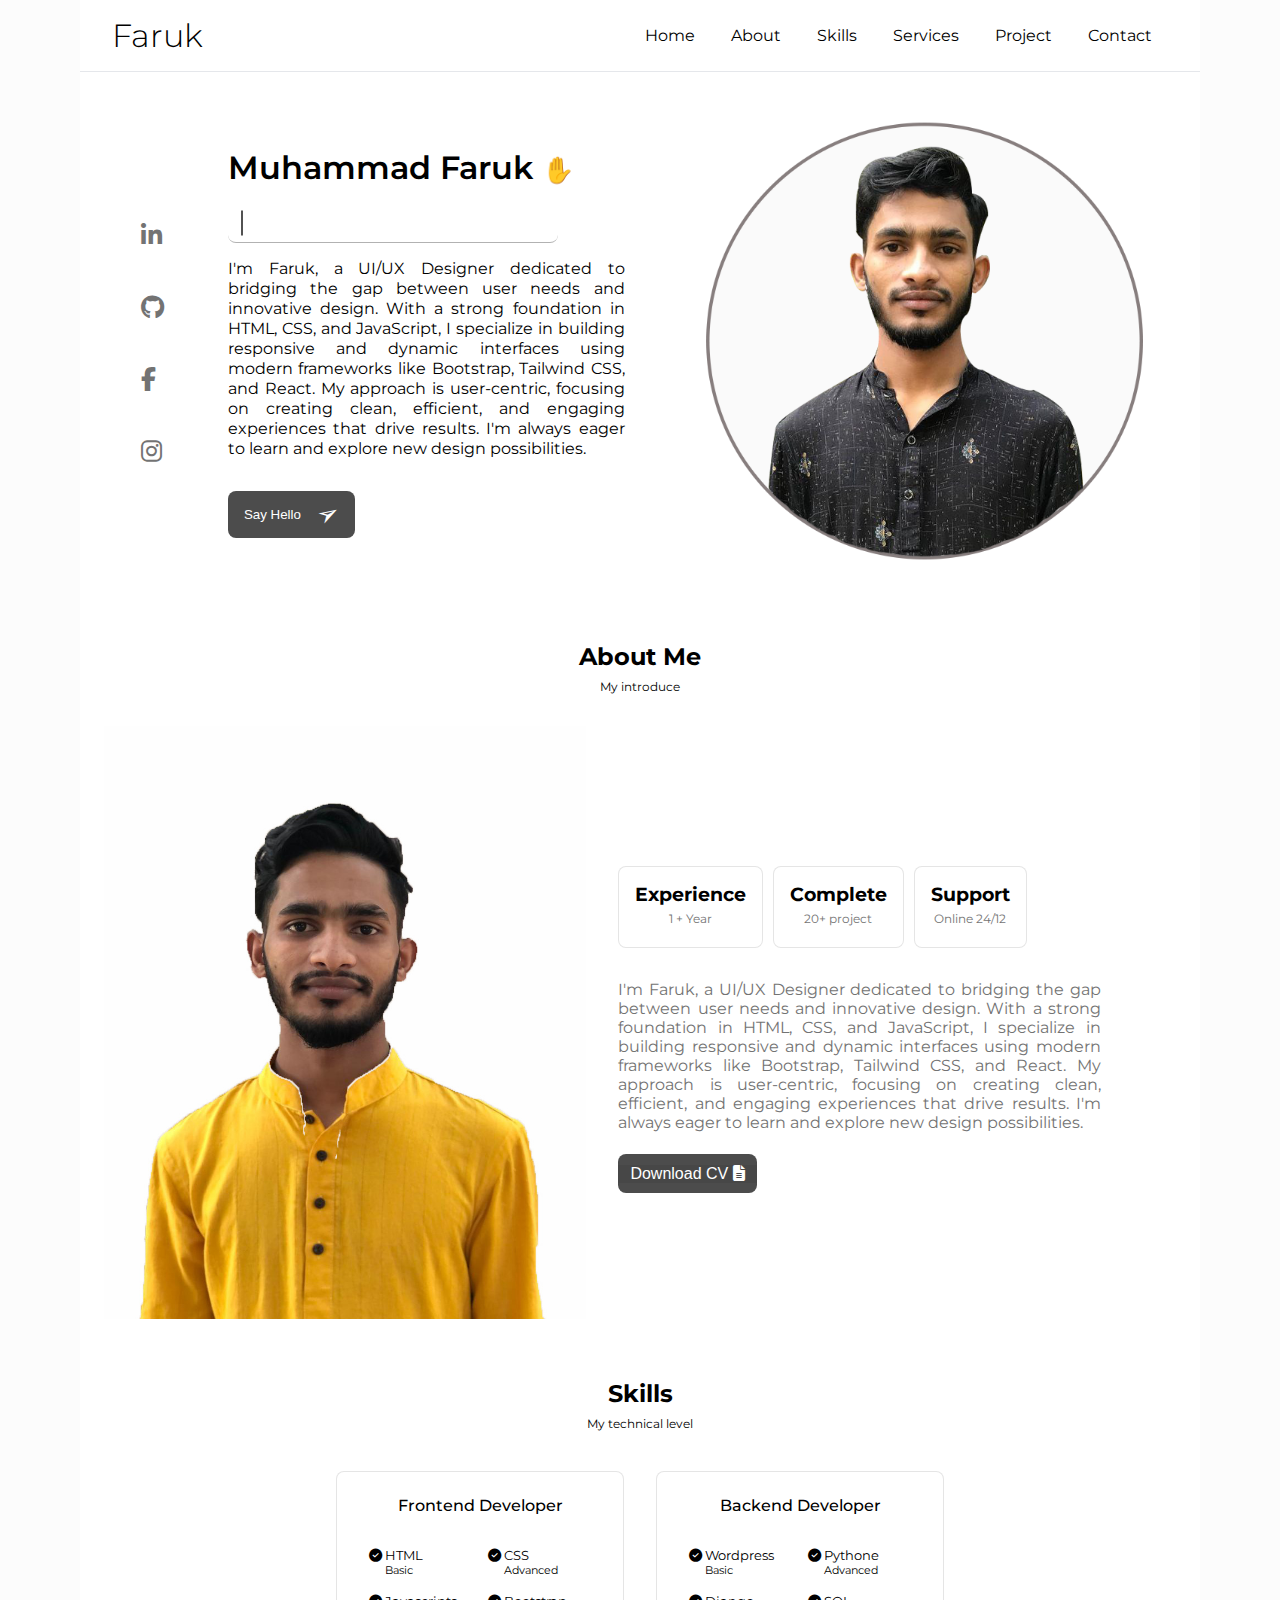
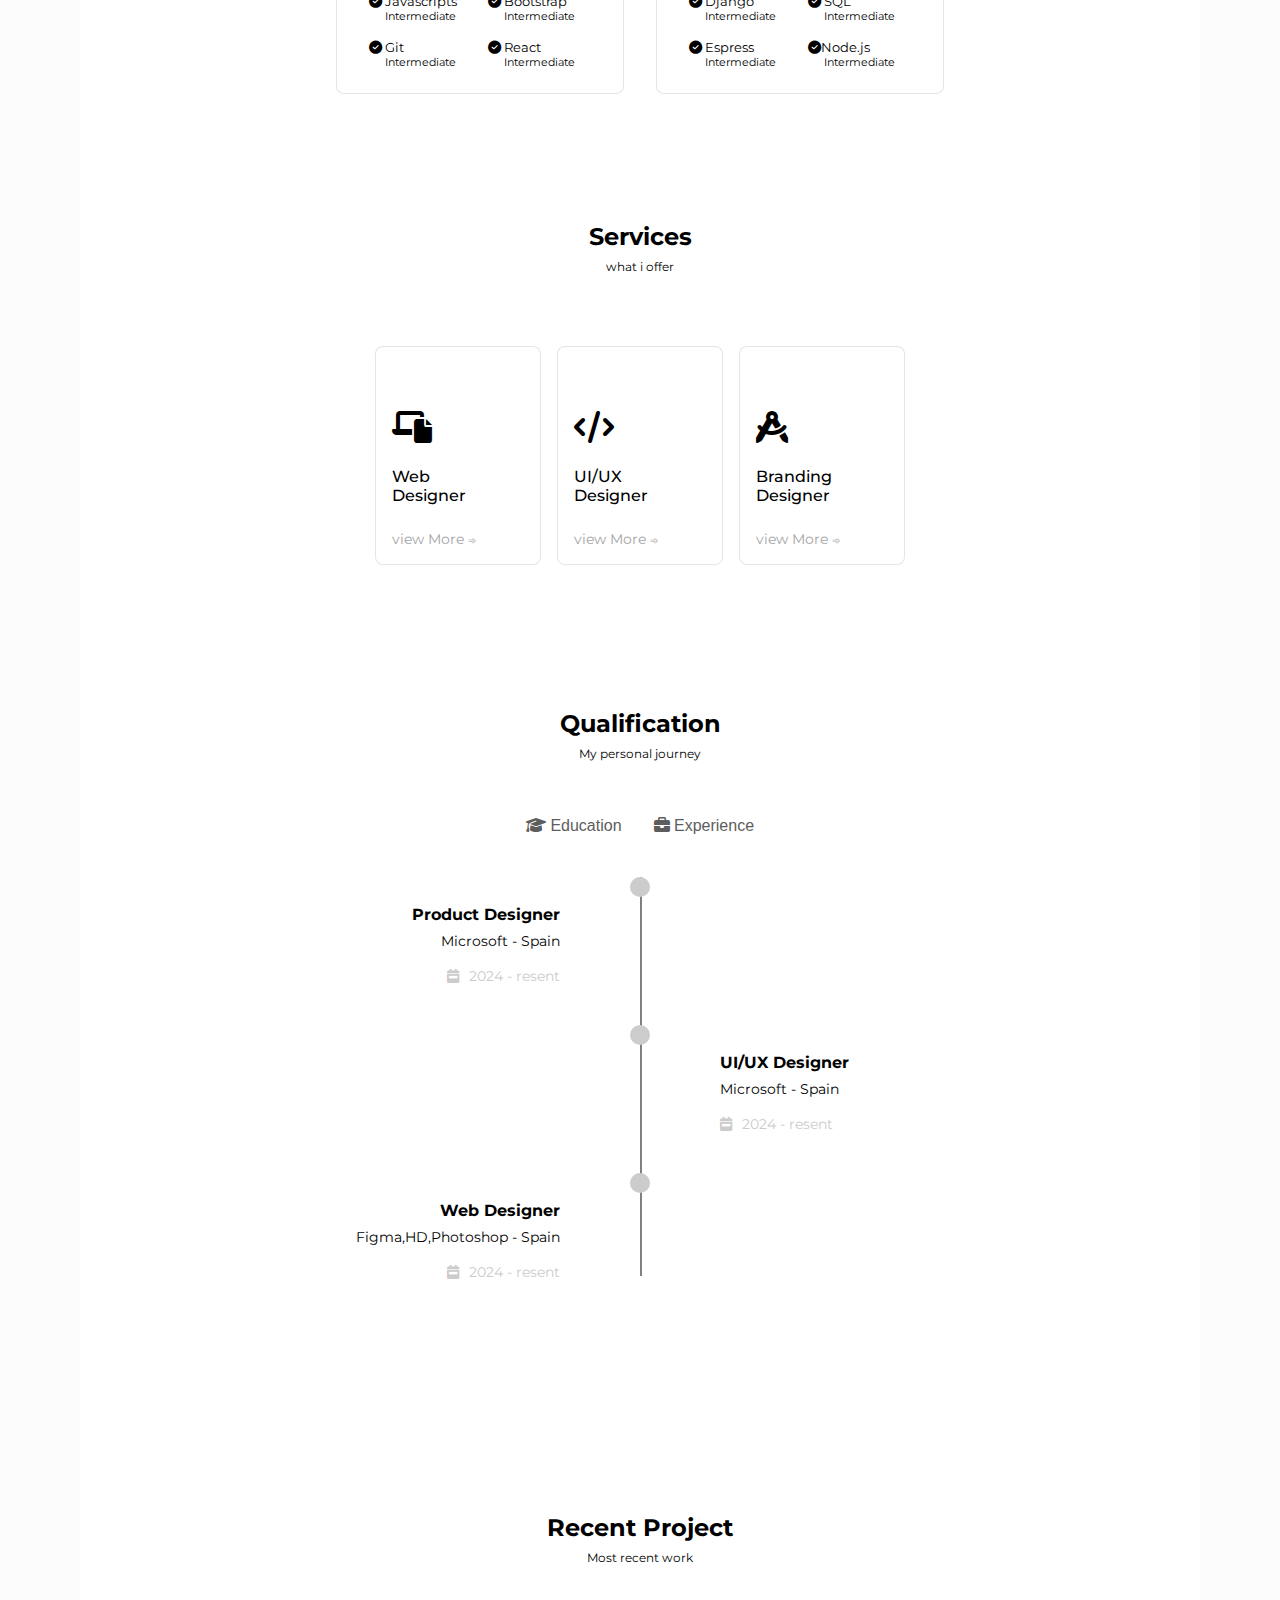
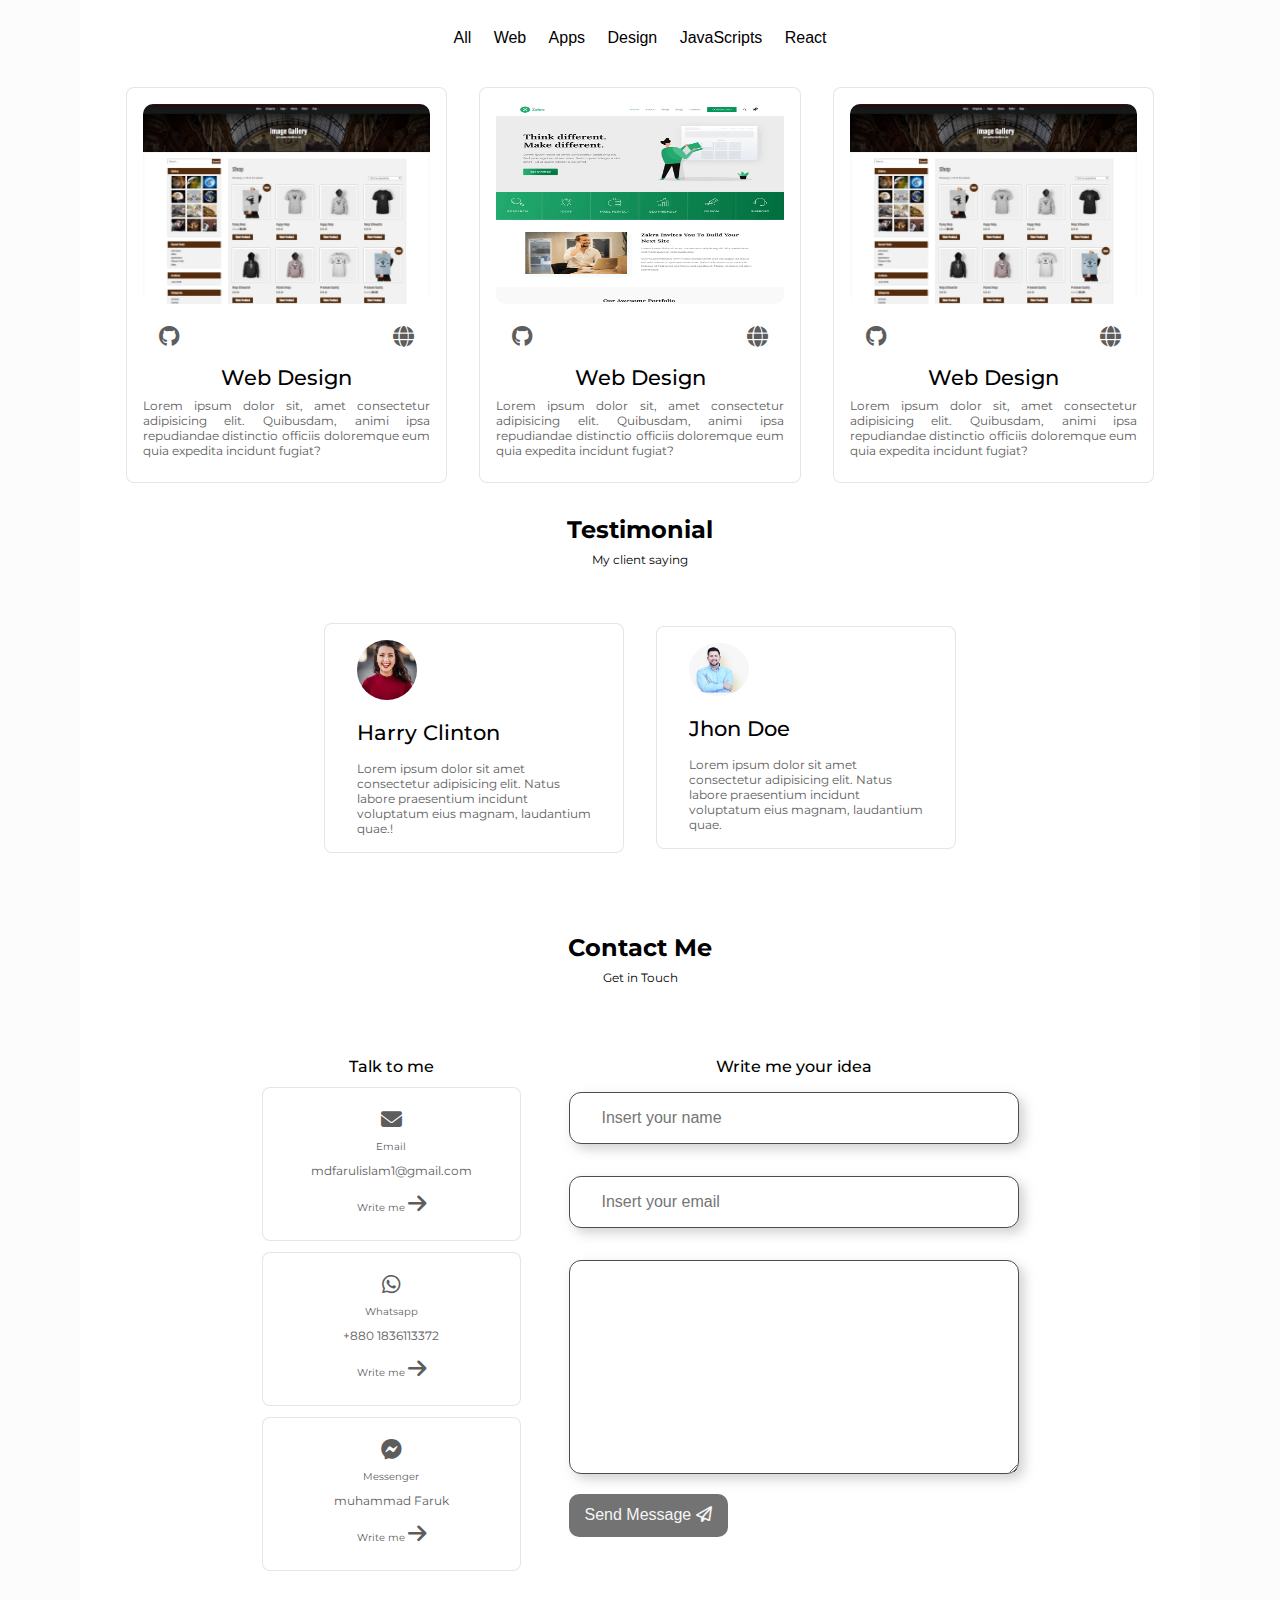
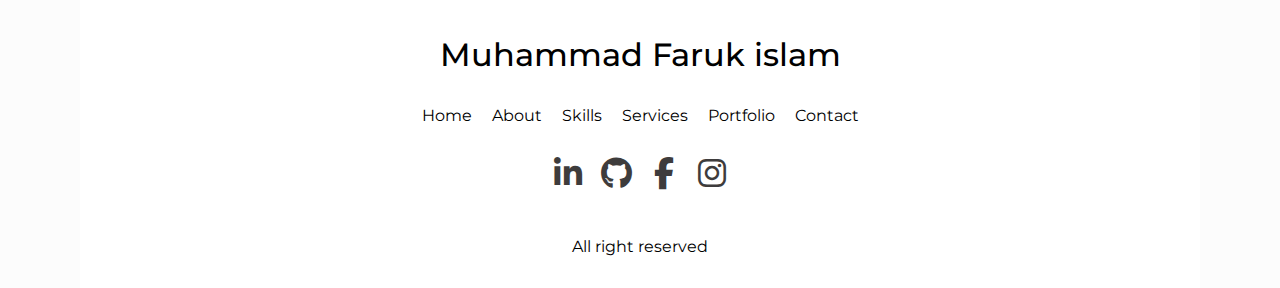
<file: index.html>
<!DOCTYPE html>
<html lang="en">
  <head>
    <meta charset="UTF-8" />
    <meta name="viewport" content="width=device-width, initial-scale=1.0" />
    <title>Faruk'S Protfolio</title>
    <!-- Font awosome CDN link here -->
    <link
      rel="stylesheet"
      href="https://cdnjs.cloudflare.com/ajax/libs/font-awesome/6.7.2/css/all.min.css"
      integrity="sha512-Evv84Mr4kqVGRNSgIGL/F/aIDqQb7xQ2vcrdIwxfjThSH8CSR7PBEakCr51Ck+w+/U6swU2Im1vVX0SVk9ABhg=="
      crossorigin="anonymous"
      referrerpolicy="no-referrer"
    />

    <!-- Google Font Montserrat CDN link -->
    <link
      href="https://fonts.googleapis.com/css2?family=Montserrat:ital,wght@0,100..900;1,100..900&display=swap"
      rel="stylesheet"
    />

    <!-- tailwind css -->
    <!-- <script src="https://cdn.jsdelivr.net/npm/@tailwindcss/browser@4"></script> -->

    <!-- CSS link here -->
    <link rel="stylesheet" href="css/style.css" />
    <link rel="stylesheet" href="css/media.css" />
  </head>

  <body>
    <!-- ==========Header part Start ========== -->
    <header class="heading">
      <div class="head-container">
        <div class="logo">
          <h1>Faruk</h1>
        </div>

        <div class="navber">
          <nav>
            <a href="#home"> Home </a>
            <a href="#about"> About </a>
            <a href="#skills"> Skills </a>
            <a href="#services"> Services </a>
            <a href="#project"> Project </a>
            <a href="#contact"> Contact </a>
          </nav>
        </div>
        <div class="menu-icon">
          <span>&#9783;</span>
          <!-- <span style='font-size:100px;'>&#9776;</span> -->
        </div>
      </div>
    </header>
    <!-- ==========Header part End Here ========== -->

    <!-- ==========Home part Start ========== -->
    <section id="home" class="home">
      <div class="home-container">
        <div class="social-icons">
          <a href="https://www.linkedin.com/in/muhammadfaruk05/?fbclid=IwY2xjawJqETpleHRuA2FlbQIxMAABHlQ-YYMXeWhDdtVmYPLr6bGHHgPi1zji2O3oc6uQPHw0K1uqj6PN2I65nfyE_aem__6cnf5lt2Etvu-JC1qMk6w"><i class="fa-brands fa-linkedin-in linkedin"></i></a>
          <a href="https://github.com/buildwithfaruk?tab=repositories" target="_blank"><i class="fa-brands fa-github github"></i></a>
          <a href="https://www.facebook.com/share/18fPdGMWB1/" target="_self"><i class="fa-brands fa-facebook-f facebook"></i></a>
          <a href="https://www.instagram.com/muhammad_faruk_islam?igsh=MW5pMmQwNmFtbXBrMA=="> <i class="fa-brands fa-instagram instagam"></i></a>
        </div>
        <div class="home-text">
          <h2>Muhammad Faruk <span style="font-size: 26px">&#9995;</span></h2>
           <div class="home-animation-text">
           <span></span>
          </div>

          <p>
             I'm Faruk, a UI/UX Designer dedicated to bridging the gap between user needs and innovative design. With a strong foundation in HTML, CSS, and JavaScript, I specialize in building responsive and dynamic interfaces using modern frameworks like Bootstrap, Tailwind CSS, and React. My approach is user-centric, focusing on creating clean, efficient, and engaging experiences that drive results. I'm always eager to learn and explore new design possibilities.
          </p>

          <button class="home-btn btn">
              <a href="">Say Hello </a>
            <span style="font-size: 26px">&#10146;</span>
          </button>
        </div>
        <div class="home-image">
          <img src="images/home.png" alt="" />
        </div>
      </div>
    </section>
    <!-- ==========Home part End Here ========== -->

    <!-- ==========about part Start ========== -->
    <section id="about" class="about">
      <div class="title">
        <h2>About Me</h2>
        <p>My introduce</p>
      </div>
      <div class="abot-container">
        <div class="about-left-area">
          <img src="images/cute.jpg" alt="" />
        </div>

        <div class="about-right-area">
          <div class="cart-container">
            <div class="cart">
              <i></i>
              <h3>Experience</h3>
              <p>1 + Year</p>
            </div>
            <div class="cart">
              <i></i>
              <h3>Complete</h3>
              <p>20+ project</p>
            </div>
            <div class="cart">
              <i></i>
              <h3>Support</h3>
              <p>Online 24/12</p>
            </div>
          </div>

          <p>
           I'm Faruk, a UI/UX Designer dedicated to bridging the gap between user needs and innovative design. With a strong foundation in HTML, CSS, and JavaScript, I specialize in building responsive and dynamic interfaces using modern frameworks like Bootstrap, Tailwind CSS, and React. My approach is user-centric, focusing on creating clean, efficient, and engaging experiences that drive results. I'm always eager to learn and explore new design possibilities.
          </p>
          <button class="cv-btn">
            <a href="#">Download CV <i class="fa-solid fa-file-lines"></i></a>
          </button>
        </div>
      </div>
    </section>
    <!-- ==========about part End Here ========== -->

    <!-- ==========Skills part Start ========== -->
    <section class="skills" id="skills">
      <div class="title">
        <h2>Skills</h2>
        <p>My technical level</p>
      </div>
      <div class="skill-container">
        <div class="fronted-cart commom-cart">
          <h4>Frontend Developer</h4>
          <div class="cart">
            <div class="cart-items">
              <h5><i class="fa-solid fa-circle-check"></i> HTML</h5>
              <p>Basic</p>
            </div>

            <div class="cart-items">
              <h5><i class="fa-solid fa-circle-check"></i> CSS</h5>
              <p>Advanced</p>
            </div>

            <div class="cart-items">
              <h5><i class="fa-solid fa-circle-check"></i> Javascripts</h5>
              <p>Intermediate</p>
            </div>

            <div class="cart-items">
              <h5><i class="fa-solid fa-circle-check"></i> Bootstrap</h5>
              <p>Intermediate</p>
            </div>

            <div class="cart-items">
              <h5><i class="fa-solid fa-circle-check"></i> Git</h5>
              <p>Intermediate</p>
            </div>

            <div class="cart-items">
              <h5><i class="fa-solid fa-circle-check"></i> React</h5>
              <p>Intermediate</p>
            </div>
          </div>
        </div>
        <div class="backend-cart commom-cart">
          <h4>Backend Developer</h4>

          <div class="cart">
            <div class="cart-items">
              <h5><i class="fa-solid fa-circle-check"></i> Wordpress</h5>
              <p>Basic</p>
            </div>
            <div class="cart-items">
              <h5><i class="fa-solid fa-circle-check"></i> Pythone</h5>
              <p>Advanced</p>
            </div>
            <div class="cart-items">
              <h5><i class="fa-solid fa-circle-check"></i> Django</h5>
              <p>Intermediate</p>
            </div>
            <div class="cart-items">
              <h5><i class="fa-solid fa-circle-check"></i> SQL</h5>
              <p>Intermediate</p>
            </div>
            <div class="cart-items">
              <h5><i class="fa-solid fa-circle-check"></i> Espress</h5>
              <p>Intermediate</p>
            </div>
            <div class="cart-items">
              <h5><i class="fa-solid fa-circle-check"></i>Node.js</h5>
              <p>Intermediate</p>
            </div>
          </div>
        </div>
      </div>
    </section>
    <!-- ==========Skills part End Here ========== -->

    <!-- ==========Services part Start ========== -->
    <section class="services" id="services">
      <div class="title">
        <h2>Services</h2>
        <p>what i offer</p>
      </div>
      <div class="services-container">
        <div class="services-items commom-cart">
          <i class="fa-solid fa-laptop-file"></i>
          <h2>
            Web <br />
            Designer
          </h2>
          <a class="caretDetails" href="#"
            >view More <span style="font-size: 10px">&#10174;</span></a
          >
        </div>

        <div class="services-items commom-cart">
          <i class="fa-solid fa-code"></i>
          <h2>
            UI/UX <br />
            Designer
          </h2>
          <a href="#"
            >view More <span style="font-size: 10px">&#10174;</span></a
          >
        </div>

        <div class="services-items commom-cart">
          <i class="fa-solid fa-compass-drafting"></i>
          <h2>
            Branding<br />
            Designer
          </h2>
          <a href="#"
            >view More <span style="font-size: 10px">&#10174;</span></a
          >
        </div>
      </div>

      <!--More services cart -->
      <div class="web-design-cart commom-cart">
        <span class="close-icon">&#9747;</span>
        <h2>Web Designer</h2>
        <p>
          Services with more than 1 years of experience. Providing work to
          clints and companies
        </p>

        <h5>
          <i class="fa-solid fa-circle-check"></i> I develop the user interface.
        </h5>
        <h5><i class="fa-solid fa-circle-check"></i> Web page development.</h5>
        <h5>
          <i class="fa-solid fa-circle-check"></i> I create ux element
          interactions.
        </h5>
        <h5>
          <i class="fa-solid fa-circle-check"></i> I position your company
          brand.
        </h5>
        <h5>
          <i class="fa-solid fa-circle-check"></i> Design and mockups of
          products for companies.
        </h5>
      </div>
    </section>
    <section class="qualification">
      <div class="title">
        <h2>Qualification</h2>
        <p>My personal journey</p>
      </div>

      <div class="qualification-btn">
        <button class="edu-btn">
          <i class="fa-solid fa-graduation-cap"></i> Education
        </button>
        <button class="gradu-btn">
          <i class="fa-solid fa-briefcase"></i> Experience
        </button>
      </div>

      <div class="experience-container">
        <div class="timeline">
          <div class="container left-container">
            <div class="text-box">
              <div class="dots left-dots"></div>
              <h2>Product Designer</h2>
              <p>Microsoft - Spain</p>
              <time
                ><i class="fa-solid fa-calendar-week"></i> 2024 - resent</time
              >
            </div>
          </div>

          <div class="container right-container">
            <div class="text-box">
              <div class="dots right-dots"></div>
              <h2>UI/UX Designer</h2>
              <p>Microsoft - Spain</p>
              <time
                ><i class="fa-solid fa-calendar-week"></i> 2024 - resent</time
              >
            </div>
          </div>

          <div class="container left-container">
            <div class="text-box">
              <div class="dots left-dots"></div>
              <h2>Web Designer</h2>
              <p>Figma,HD,Photoshop - Spain</p>
              <time
                ><i class="fa-solid fa-calendar-week"></i> 2024 - resent</time
              >
            </div>
          </div>
        </div>
      </div>
    </section>
    <!-- ==========Services part End Here ========== -->

    <!-- ==========project part Start ========== -->

    <section class="project" id="project">
      <div class="title">
        <h2>Recent Project</h2>
        <p>Most recent work</p>
      </div>
      <div class="project-btn">
        <button>All</button>
        <button>Web</button>
        <button>Apps</button>
        <button>Design</button>
        <button>JavaScripts</button>
        <button>React</button>
      </div>
      <div class="project-container">
        <div class="project-items commom-cart">
          <img src="images/screenshot.webp" alt="" />
          <div class="project-link-btn">
            <a href="#"><i class="fa-brands fa-github"></i></a>
            <a href="#"><i class="fa-solid fa-globe"></i></a>
          </div>
          <div class="project-details">
            <h2>Web Design</h2>
            <p>
              Lorem ipsum dolor sit, amet consectetur adipisicing elit.
              Quibusdam, animi ipsa repudiandae distinctio officiis doloremque
              eum quia expedita incidunt fugiat?
            </p>
          </div>
        </div>

        <div class="project-items commom-cart">
          <img src="images/Zakra-Theme-Demo.png" alt="" />
          <div class="project-link-btn">
            <a href="#"><i class="fa-brands fa-github"></i></a>
            <a href="#"><i class="fa-solid fa-globe"></i></a>
          </div>
          <div class="project-details">
            <h2>Web Design</h2>
            <p>
              Lorem ipsum dolor sit, amet consectetur adipisicing elit.
              Quibusdam, animi ipsa repudiandae distinctio officiis doloremque
              eum quia expedita incidunt fugiat?
            </p>
          </div>
        </div>

        <div class="project-items commom-cart">
          <img src="images/screenshot.webp" alt="" />
          <div class="project-link-btn">
            <a href="#"><i class="fa-brands fa-github"></i></a>
            <a href="#"><i class="fa-solid fa-globe"></i></a>
          </div>
          <div class="project-details">
            <h2>Web Design</h2>
            <p>
              Lorem ipsum dolor sit, amet consectetur adipisicing elit.
              Quibusdam, animi ipsa repudiandae distinctio officiis doloremque
              eum quia expedita incidunt fugiat?
            </p>
          </div>
        </div>
      </div>
    </section>

    <section class="testimonial">
      <div class="title">
        <h2>Testimonial</h2>
        <p>My client saying</p>
      </div>

      <div class="testimonial-container">
        <div class="testimonial-items commom-cart">
          <img src="images/images 2.jpeg" alt="" />
          <h2>Harry Clinton</h2>
          <p>
            Lorem ipsum dolor sit amet consectetur adipisicing elit. Natus
            labore praesentium incidunt voluptatum eius magnam, laudantium
            quae.!
          </p>
        </div>

        <div class="testimonial-items commom-cart">
          <img src="images/images 4.jpeg" alt="" />
          <h2>Jhon Doe</h2>
          <p>
            Lorem ipsum dolor sit amet consectetur adipisicing elit. Natus
            labore praesentium incidunt voluptatum eius magnam, laudantium quae.
          </p>
        </div>
      </div>
    </section>
    <!-- ==========project part End Here ========== -->

    <!-- ==========Contact part Start ========== -->
    <section id="contact">
      <div class="title">
        <h2>Contact Me</h2>
        <p>Get in Touch</p>
      </div>

      <div class="contact-container">
        <div class="social-container">
          <h2>Talk to me</h2>
          <div class="social-items commom-cart">
            <i class="fa-solid fa-envelope"></i>
            <p>Email</p>
            <a href="">mdfarulislam1@gmail.com</a>
            <p>Write me <i class="fa-solid fa-arrow-right"></i></p>
          </div>

          <div class="social-items commom-cart">
            <i class="fa-brands fa-whatsapp"></i>
            <p>Whatsapp</p>
            <a href="">+880 1836113372</a>
            <p>Write me <i class="fa-solid fa-arrow-right"></i></p>
          </div>

          <div class="social-items commom-cart">
            <i class="fa-brands fa-facebook-messenger"></i>
            <p>Messenger</p>
            <a href=""> muhammad Faruk</a>
            <p>Write me <i class="fa-solid fa-arrow-right"></i></p>
          </div>
        </div>


       <div class="form-container">
        <h2>Write me your idea</h2>
        <form action="">
          <div class="input-box">
            <label for=""></label>
            <input type="text" placeholder="Insert your name" />
          </div>

          <div class="input-box">
            <label for=""></label>
            <input type="email" placeholder="Insert your email" />
          </div>

          <div class="input-box">
            <label for=""></label>
            <textarea name="" id="" rows="10" cols="10"></textarea>
          </div>

          <div class="form-btn">
            <button>
              Send Message <i class="fa-regular fa-paper-plane"></i>
            </button>
          </div>
        </form>
       </div>
      </div>
    </section>
    <!-- ==========Contact part End Here ========== -->

    <footer>

      <h2>Muhammad Faruk islam</h2>
      <div class="navber">
        <nav>
          <a href="home"> Home </a>
          <a href="about"> About </a>
          <a href="skills"> Skills </a>
          <a href="services"> Services </a>
          <a href="portfolio"> Portfolio </a>
          <a href="contact"> Contact </a>
        </nav>
      </div>

      <div class="social-icons-footer">
        <a href="www.linkedin.com/in/muhammadfaruk05"><i class="fa-brands fa-linkedin-in"></i></a>
        <a href="https://github.com/farukg12"><i class="fa-brands fa-github"></i></a>
        <a href="https://www.facebook.com/share/18fPdGMWB1/"><i class="fa-brands fa-facebook-f"></i></a>
        <a href="https://www.instagram.com/muhammad_faruk_islam?igsh=MW5pMmQwNmFtbXBrMA=="> <i class="fa-brands fa-instagram"></i></a>
      </div>


      <p> All right reserved</p>
    </footer>

    <!-- JavaScripts link -->
    <script src="js/scripts.js"></script>
  </body>
</html>
</file>
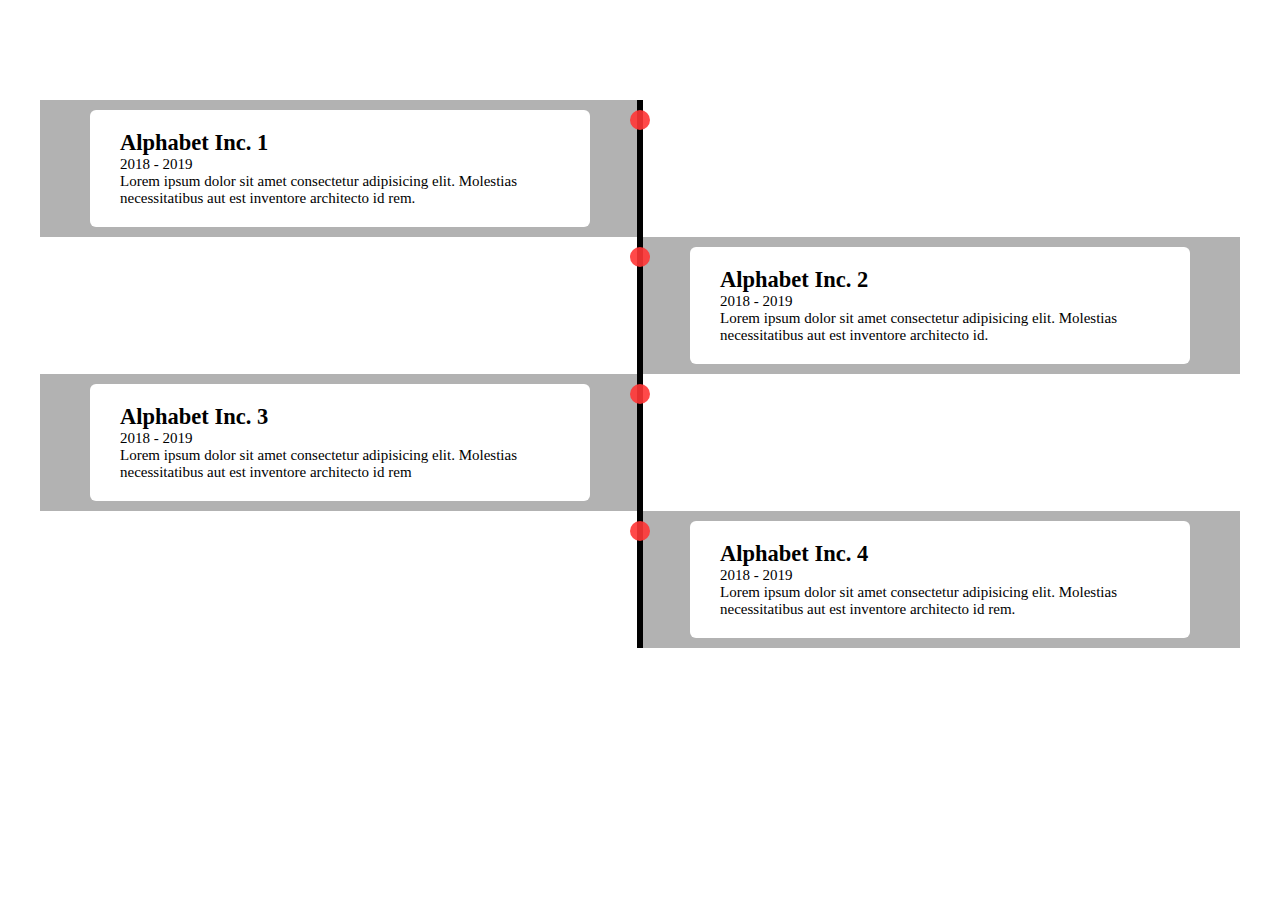
<file: css/index.html>
<!DOCTYPE html>
<html lang="en">
<head>
    <meta charset="UTF-8">
    <meta name="viewport" content="width=device-width, initial-scale=1.0">
    <title>timeline</title>
    <style>
        *{
            margin: 0;
            padding: 0;
            box-sizing: border-box;
        }
        .body{
            background: #2e364a;
        }
        .timeline{
            position: relative;
            max-width: 1200px;
            margin: 100px auto;
        }
        .container{
            padding: 10px 50px;
            position: relative;
            width: 50%;
            background: rgba(0, 0, 0, 0.3);
        }
        .text-box{
            padding: 20px 30px;
            position: relative;
            background: #fff;
            border-radius: 6px;
            font-size: 15px;
        }
        .left-container{
            left: 0;
        }
        .right-container{
            left: 50%;
        }
        .dots{
            width: 20px;
            height: 20px;
            border-radius: 50%;
            background: rgba(255, 53, 53, 0.9);
            position: absolute;
            top: 0rem;
            right: 0;
            z-index: 1;
        }
        .left-dots{
            right: -60px;
        }
        .right-dots{
            left: -60px;
        }
        .timeline::after{
            content: '';
            position: absolute;
            width: 6px;
            height: 100%;
            background: #000000;
            top: 0;
            left: 50%;
            margin-left: -3px;
            /* z-index: ; */
            animation: moveline 6s linear forwards;
        }

        @keyframes moveline {
            0%{
                height: 0;
            }
            100%{
                height: 100%;
            }
        }
    </style>
</head>
<body>

    <div class="timeline">
        <div class="container left-container">
            <div class="text-box">
            <div class="dots left-dots"></div>

                <h2>Alphabet Inc. 1</h2>
                <p>2018 - 2019</p>
                <p>Lorem ipsum dolor sit amet consectetur adipisicing elit. Molestias necessitatibus aut est inventore architecto id rem.</p>
            </div>
        </div>

        <div class="container right-container">
            <div class="text-box">
            <div class="dots right-dots"></div>
                <h2>Alphabet Inc. 2</h2>
                <p>2018 - 2019</p>
                <p>Lorem ipsum dolor sit amet consectetur adipisicing elit. Molestias necessitatibus aut est inventore architecto id.</p>
            </div>
        </div>

        <div class="container left-container">
            <div class="text-box">
            <div class="dots left-dots"></div>
                <h2>Alphabet Inc. 3</h2>
                <p>2018 - 2019</p>
                <p>Lorem ipsum dolor sit amet consectetur adipisicing elit. Molestias necessitatibus aut est inventore architecto id rem</p>
            </div>
        </div>

        <div class="container right-container">
            <div class="text-box">
            <div class="dots right-dots"></div>
                <h2>Alphabet Inc. 4</h2>
                <p>2018 - 2019</p>
                <p>Lorem ipsum dolor sit amet consectetur adipisicing elit. Molestias necessitatibus aut est inventore architecto id rem.</p>
            </div>
        </div>
    </div>
    
</body>
</html>
</file>
<file: css/style.css>
* {
  margin: 0;
  padding: 0;
  text-decoration: none;
  list-style: none;
  box-sizing: border-box;
  border: none;
}

/* :root {


} */
html {
  scroll-behavior: smooth;
}
body {
  background: #fcfcfc;
  font-family: "Montserrat", sans-serif;
}
section, footer {
  max-width: 1120px;
  margin: auto;
  padding: 1rem 0;
  background: #ffffff;
}

img {
  width: 100%;
}
.btn {
  background: rgba(0, 0, 0, 0.7);
  padding: 0.125rem 0.75rem;
  border-radius: 0.5rem;
}
.title {
  text-align: center;
}
.title h2 {
  text-align: center;
}
.title p {
  padding: 0.5rem 0;
  font-size: 12px;
}
.commom-cart {
  padding: 1rem;
  border-radius: 0.5rem;
  border: 1px solid rgba(0, 0, 0, 0.1);
  background-color: white;
}

/*  ==========Header part Start ========== */
header {
  width: 100%;
  background: #ffffff;
}
.head-container {
  max-width: 1120px;
  margin: auto;
  background: #ffffff;
  display: flex;
  align-items: center;
  justify-content: space-between;
  border-bottom: 1px solid #e5e7eb;
  padding: 1rem 2rem;
  position: fixed;
  top: 0;
  right: 0;
  left: 0;
  z-index: 99999;
}
.logo h1 {
  font-weight: 300;
}
.navber {
  transition: all 0.5s ease;
}

.heading nav a {
  font-size: 1rem;
  padding: 1rem;
  color: black;
}
.menu-icon {
  font-size: 31px;
  color: var(--secont-color);
  display: none;
}
/*  ==========Header part End ========== */

/*  ==========Home part Start ========== */
.home-container {
  display: flex;
  align-items: center;
  justify-content: center;
  flex-wrap: wrap;
  gap: 2rem;
  padding: 1.5rem;
  max-width: 1120px;
  margin: auto;
  background: #ffffff;
  margin-top: 60px;
}
.social-icons {
  display: flex;
  flex-direction: column;
  gap: 1rem;
}
.social-icons a i {
  font-size: 1.5rem;
  color: rgb(115, 115, 115);
  font-weight: 400;
  padding: 1rem;
  border-radius: 50%;
}

.social-icons:hover .linkedin {
  background: #2a83c0;
  color: #ffffff;
}
.social-icons:hover .github {
  background: black;
  color: white;
}
.social-icons:hover .facebook {
  background: #0267fb;
  color: #ffffff;
}
.social-icons:hover .instagam {
  background: #cc56dc;
  color: #fae3f1;
}
.home-text {
  padding: 1rem;
  flex-basis: 40%;
}
.home-text h2 {
  /* padding: 1rem 0; */
  font-size: 2rem;
  font-weight: 600;
}
.home-text p {
  color: black;
  line-height: 20px;
  text-align: justify;
  font-size: 1rem;
  padding-bottom: 2rem;
}
.home-animation-text {
  padding: 1rem 0;
}
.home-contact {
  display: flex;
  align-items: center;
  justify-content: center;
  gap: 0.4rem;
}
.home-btn{
  display: flex;
  align-items: center;
  justify-content: center;
  gap: 1rem;
  padding: .5rem 1rem;
}
.home-btn a {
  color: white;
}
.home-btn span {
  color: white;
  transform: rotate(-30deg);
}
.home-image {
  flex-basis: 45%;
}
/* typing animation home text */
.home-animation-text {
  height: 40px;
  width: 330px;
  font-size: 1.5rem;
  font-weight: 500;
  text-align: start;
  display: flex;
  align-items: center;
  border-bottom: 1px solid rgba(0, 0, 0, 0.3);
  border-radius: 0.5rem;
  margin: 1rem 0;
  color: #000000db;
}
.home-animation-text span {
  position: relative;
  padding: 10px 5px;
}
.home-animation-text span::before {
  content: "";
  right: -5px;
  top: 50%;
  position: absolute;
  height: 25px;
  width: 2px;
  background: #000000ad;
  transform: translateY(-50%);
}

/*  ==========Home part end========== */

/*  ==========About part Start ========== */
.abot-container {
  display: flex;
  align-items: center;
  justify-content: stretch;
  gap: 2rem;
  padding: 1.5rem;
}
.about-left-area {
  flex-basis: 45%;
  border-radius: 10px;
}
.about-left-area img {
}
.about-right-area p {
}
.about-right-area {
  flex-basis: 45%;
}
.about-right-area p {
  color: rgb(115, 115, 115);
  padding-bottom: 2rem;
  text-align: justify;
}
.about-right-area .cv-btn a {
  background: rgba(0, 0, 0, 0.7);
  padding: 0.7rem 0.75rem;
  border-radius: 0.5rem;
  font-size: 1rem;
  color: #ffffff;
}
.cart-container {
  display: flex;
  gap: 0.6rem;
  padding-bottom: 2rem;
}
.cart-container .cart {
  display: flex;
  flex-direction: column;
  align-items: center;
  justify-content: center;
  padding: 1rem;
  border-radius: 0.5rem;
  border: 1px solid rgba(0, 0, 0, 0.1);
  background-color: white;
}
.cart-container .cart h2 {
}
.cart-container .cart p {
  padding: 0.3rem 0;
  font-size: 12px;
  color: rgb(115, 115, 115);
}

/*  ==========About part end ========== */

/*  ==========Skills part end ========== */
/* .skills{
  padding-bottom: 6rem;
} */
.skill-container {
  display: flex;
  align-items: center;
  justify-content: center;
  gap: 2rem;
  margin-top: 2rem;
  margin-bottom: 6rem;
}
.fronted-cart {
  padding: 1.5rem 2rem;
}
.fronted-cart h4 {
  font-weight: 500;
  font-size: 1rem;
  margin-bottom: 2rem;
  text-align: center;
}
.fronted-cart .cart {
  display: grid;
  grid-template-columns: repeat(2, 1fr);
  gap: 1rem;
}
.backend-cart {
  padding: 1.5rem 2rem;
}
.backend-cart h4 {
  font-weight: 500;
  font-size: 1rem;
  margin-bottom: 2rem;
  text-align: center;
}
.backend-cart .cart {
  display: grid;
  grid-template-columns: repeat(2, 1fr);
  gap: 1rem;
}
.cart-items h5 {
  font-weight: 400;
  font: 1rem;
}
.cart-items p {
  font-weight: 400;
  font-size: 0.7rem;
  padding: 0 1rem;
}
/*  ==========Skills part end ========== */

/*  ==========Services part end ========== */
.services-container {
  display: flex;
  align-items: center;
  justify-content: center;
  gap: 1rem;
  padding-top: 4rem;
}
.services-items {
  padding-right: 4rem;
}
.services-items i {
  font-size: 32px;
  padding-top: 3rem;
}
.services-items h2 {
  font-size: 1rem;
  font-weight: 500;
  padding: 1.5rem 0;
}
.services-items a {
  color: #a5a5a5;
  font-size: 14px;
  font-weight: 400;
}
/*  ==========More services cart========== */
.services {
  position: relative;
  width: 100%;
}
.web-design-cart {
  position: absolute;
  top: 70%;
  left: 50%;
  transform: translate(-50%, -50%);
  padding: 2rem;
  width: 400px;
  display: none;
}
.web-design-cart h2 {
  padding-top: 3rem;
  font-size: 1rem;
  font-weight: 700;
  padding-bottom: 1rem;
  text-align: center;
}
.web-design-cart p {
  font-size: 12px;
  text-align: justify;
  padding: 0 2rem;
  padding-bottom: 1.5rem;
}
.web-design-cart h5 {
  font-size: 12px;
  font-weight: 400;
  padding: 0.5rem 0;
}
.web-design-cart h5 i {
  background: #ffffff;
  padding-right: 0.5rem;
}
.show-web-design-cart {
  display: block;
}
.close-icon {
  color: #888888;
  font-weight: 500;
  font-size: 26px;
  position: absolute;
  right: 2rem;
  top: 1rem;
}
/*  ==========Qualification part start ========== */
.qualification {
  padding-top: 8rem;
  height: 100vh;
}
.qualification-btn {
  display: flex;
  justify-content: center;
  gap: 2rem;
  padding-top: 3rem;
  padding-bottom: 2rem;
}
.edu-btn {
  font-size: 1rem;
  color: rgb(94, 93, 93);
  background: transparent;
}
.gradu-btn {
  background: transparent;
  font-size: 1rem;
  color: rgb(94, 93, 93);
}
.timeline {
  position: relative;
}
.container {
  padding: 10px 50px;
  position: relative;
  width: 50%;
  /* background: rgba(0, 0, 0, 0.3); */
}
.text-box {
  padding: 20px 30px;
  position: relative;
  border-radius: 6px;
  font-size: 15px;
}
.text-box h2 {
  font-size: 1rem;
  padding: 0.5rem 0;
}
.text-box p {
  font-size: 14px;
  padding-bottom: 1rem;
}
.text-box time {
  font-size: 14px;
  color: #ccc;
}
.text-box i {
  padding-right: 0.4rem;
}
.left-container {
  left: 0;
  text-align: right;
}
.right-container {
  left: 50%;
}
.dots {
  width: 20px;
  height: 20px;
  border-radius: 50%;
  background: #cccccc;
  position: absolute;
  top: 0rem;
  right: 0;
  z-index: 1;
}
.left-dots {
  right: -60px;
}
.right-dots {
  left: -60px;
}
.timeline::after {
  content: "";
  position: absolute;
  width: 2px;
  height: 90%;
  background: gray;
  top: 10px;
  left: 50%;
  animation: moveline 6s linear forwards;
}
/* @keyframes moveline {
  0%{
      height: 0;
  }
  100%{
      height: 100%;
  }
} */
/*  ==========Services  part end ========== */

/*  ==========Project part start here ========== */
.project {
  padding-top: 2rem;
}
.project-btn {
  padding-top: 3rem;
  display: flex;
  align-items: center;
  justify-content: center;
  padding-bottom: 2rem;
}
.project-btn button {
  font-size: 1rem;
  font-weight: 500;
  background: transparent;
  padding: 0.5rem 0.7rem;
}
.project-btn button:hover {
  background: rgb(94, 93, 93);
  border-radius: 10px;
}
.project-container {
  display: flex;
  align-items: center;
  justify-content: center;
  flex-wrap: wrap;
  gap: 2rem;
  padding: 0 1.5rem;
}
.project-items {
  flex-basis: 30%;
  transition: 0.4s step-end;
}
.project-items img {
  border-radius: 10px;
  height: 200px;
}
.project-items:hover img {
  transform: scale(1.1);
}
.project-items .project-link-btn {
  display: flex;
  justify-content: space-between;
  padding: 1rem;
}
.project-items .project-link-btn a {
  color: rgb(94, 93, 93);
  font-size: 21px;
}
.project-items .project-details {
  padding: 1rme;
}
.project-items .project-details h2 {
  font-size: 1.3rem;
  font-weight: 500;
  padding-bottom: 0.5rem;
  text-align: center;
}
.project-items .project-details p {
  font-size: 12px;
  text-align: justify;
  color: rgb(94, 93, 93);
  padding-bottom: 0.5rem;
}
/*  ==========PTestimonial  part start here ========== */
.testimonial-container {
  display: flex;
  align-items: center;
  justify-content: center;
  flex-wrap: wrap;
  gap: 2rem;
  padding: 3rem 0;
}
.testimonial-items {
  max-width: 300px;
  padding: 1rem 2rem;
}
.testimonial-items img {
  width: 60px;
  border-radius: 50%;
}
.testimonial-items h2 {
  font-size: 1.3rem;
  font-weight: 500;
  padding: 1rem 0;
}
.testimonial-items p {
  font-size: 12px;
  color: rgb(94, 93, 93);
}
/*  ==========Project part end here ========== */

/*  ==========Contact part start here ========== */
.contact-container {
  display: flex;
  align-items: stretch;
  justify-content: center;
  gap: 3rem;
  padding-top: 4rem;
  flex-wrap: wrap;
}
.social-container {
  display: grid;
  grid-template-columns: repeat(1, 1fr);
  grid-template-rows: repeat(4, auto);
  gap: 11px 8px;
  justify-items: stretch;
  align-items: center;
}
.social-container h2 {
  text-align: center;
  font-size: 1rem;
  font-weight: 500;
}
.social-items {
  display: flex;
  flex-direction: column;
  align-items: center;
  padding: 1rem 3rem;
  border-radius: 0.5rem;
  border: 1px solid rgba(0, 0, 0, 0.1);
  background-color: white;
}
.social-items i {
  font-size: 21px;
  color: rgb(94, 93, 93);
  padding: 5px 0;
}
.social-items p {
  font-size: 16px;
  color: rgb(94, 93, 93);
  padding: 5px 0;
}
.social-items a {
  font-size: 12px;
  color: rgb(94, 93, 93);
  padding: 5px 0;
}
.social-items p {
  font-size: 10px;
  color: rgb(94, 93, 93);
  padding: 5px 0;
}

.form-container h2 {
  text-align: center;
  font-size: 1rem;
  font-weight: 500;
  margin-bottom: 1rem;
}
form {
  width: 450px;
}
.input-box {
  position: relative;
  opacity: 99;
}
.input-box input {
  width: 100%;
  box-shadow: 5px 5px 12px #b5b5b59d, 5px 5px 12px #ffffff;
  border: 1px solid hsl(0, 0%, 30%);
  border-radius: 12px;
  padding: 1rem 2rem;
  margin-bottom: 2rem;
  font-size: 1rem;
  position: relative;
}
.input-box textarea {
  width: 100%;
  box-shadow: 5px 5px 12px #b5b5b59d, 5px 5px 12px #ffffff;
  border: 1px solid hsl(0, 0%, 30%);
  border-radius: 12px;
  padding: 1rem;
  font-size: 1rem;
  margin-bottom: 1rem;
}
.form-btn {
  background: rgb(115, 115, 115);
  display: inline-block;
  border-radius: 10px;
}
.form-btn button {
  background: transparent;
  padding: 0.8rem 1rem;
  font-size: 1rem;
  color: whitesmoke;
}
/*  ==========Contact part end here ========== */

/*  ==========Footer part start here ========== */
footer {
  display: flex;
  flex-direction: column;
  align-items: center;
  justify-content: center;
}
footer h2 {
  padding: 2rem 0;
  font-size: 2rem;
  font-weight: 500;
}
footer .navber {
}
footer .navber nav a {
  font-size: 1rem;
  padding: 0.5rem;
  color: black;
}
footer .social-icons-footer {
  display: flex;
  align-items: center;
  justify-content: center;
  gap: 1rem;
  padding: 2rem 0;
}
footer .social-icons-footer a {
  width: 30px;
  height: 30px;
  border-radius: 16px;
  padding: 1rem;
  display: flex;
  align-items: center;
  justify-content: center;
  color: rgb(62, 60, 60);
  font-size: 32px;
}

footer p {
  font-size: 1rem;
  padding: 1rem;
  color: black;
}
/*  ==========Footer part end here ========== */
</file>
<file: css/media.css>
@media only screen and (min-width: 576px) and (max-width: 992px) {
  .navber {
    display: none;
  }
  nav {
    position: absolute;
    width: 400px;
    background: #ffffff;
    top: 75px;
    left: 50%;
    transform: translate(-50%);
    display: flex;
    flex-direction: column;
    align-items: center;
  }
  nav a {
    padding: 2rem 0;
  }
  .menu-icon {
    display: block;
  }
  .showNav {
    display: block;
    transition: all 0.5s ease;
  }
  .home-container {
    flex-direction: column-reverse;
    padding: 0 2rem;
    gap: 0;
  }
  .social-icons {
    display: flex;
    flex-direction: row;
  }
  .abot-container {
    flex-direction: column;
  }
  .about-right-area {
    padding: 0 2rem;
  }
  .skill-container {
    flex-direction: column;
  }
}

@media only screen and (min-width: 200px) and (max-width: 576px) {
  .navber {
    display: none;
  }
  nav {
    position: absolute;
    width: 400px;
    background: #ffffff;
    top: 75px;
    left: 50%;
    transform: translate(-50%);
    display: flex;
    flex-direction: column;
    align-items: center;
  }
  nav a {
    padding: 2rem 0;
  }
  .menu-icon {
    display: block;
  }
  .showNav {
    display: block;
  }
  .home-container {
    flex-direction: column-reverse;
    padding: 0 2rem;
    gap: 0;
  }
  .social-icons {
    display: flex;
    flex-direction: row;
  }
  .abot-container {
    flex-direction: column;
  }
  .about-right-area {
    padding: 0 2rem;
  }
  .skill-container {
    flex-direction: column;
  }
  .container{
    padding: 1rem;
    /* background: rgba(0, 0, 0, 0.3); */
  }
  .text-box{
    padding: 1rem;
    font-size: 12px;
  }
  .text-box h2{
    font-size: 12px;;
  }
  .text-box p{
    font-size: 10px;
  }
  .left-dots{
    right: -26px;
  }
  .right-dots{
    left: -26px;
  }
  .timeline::after{
    top: 18px;
  }

}
</file>
